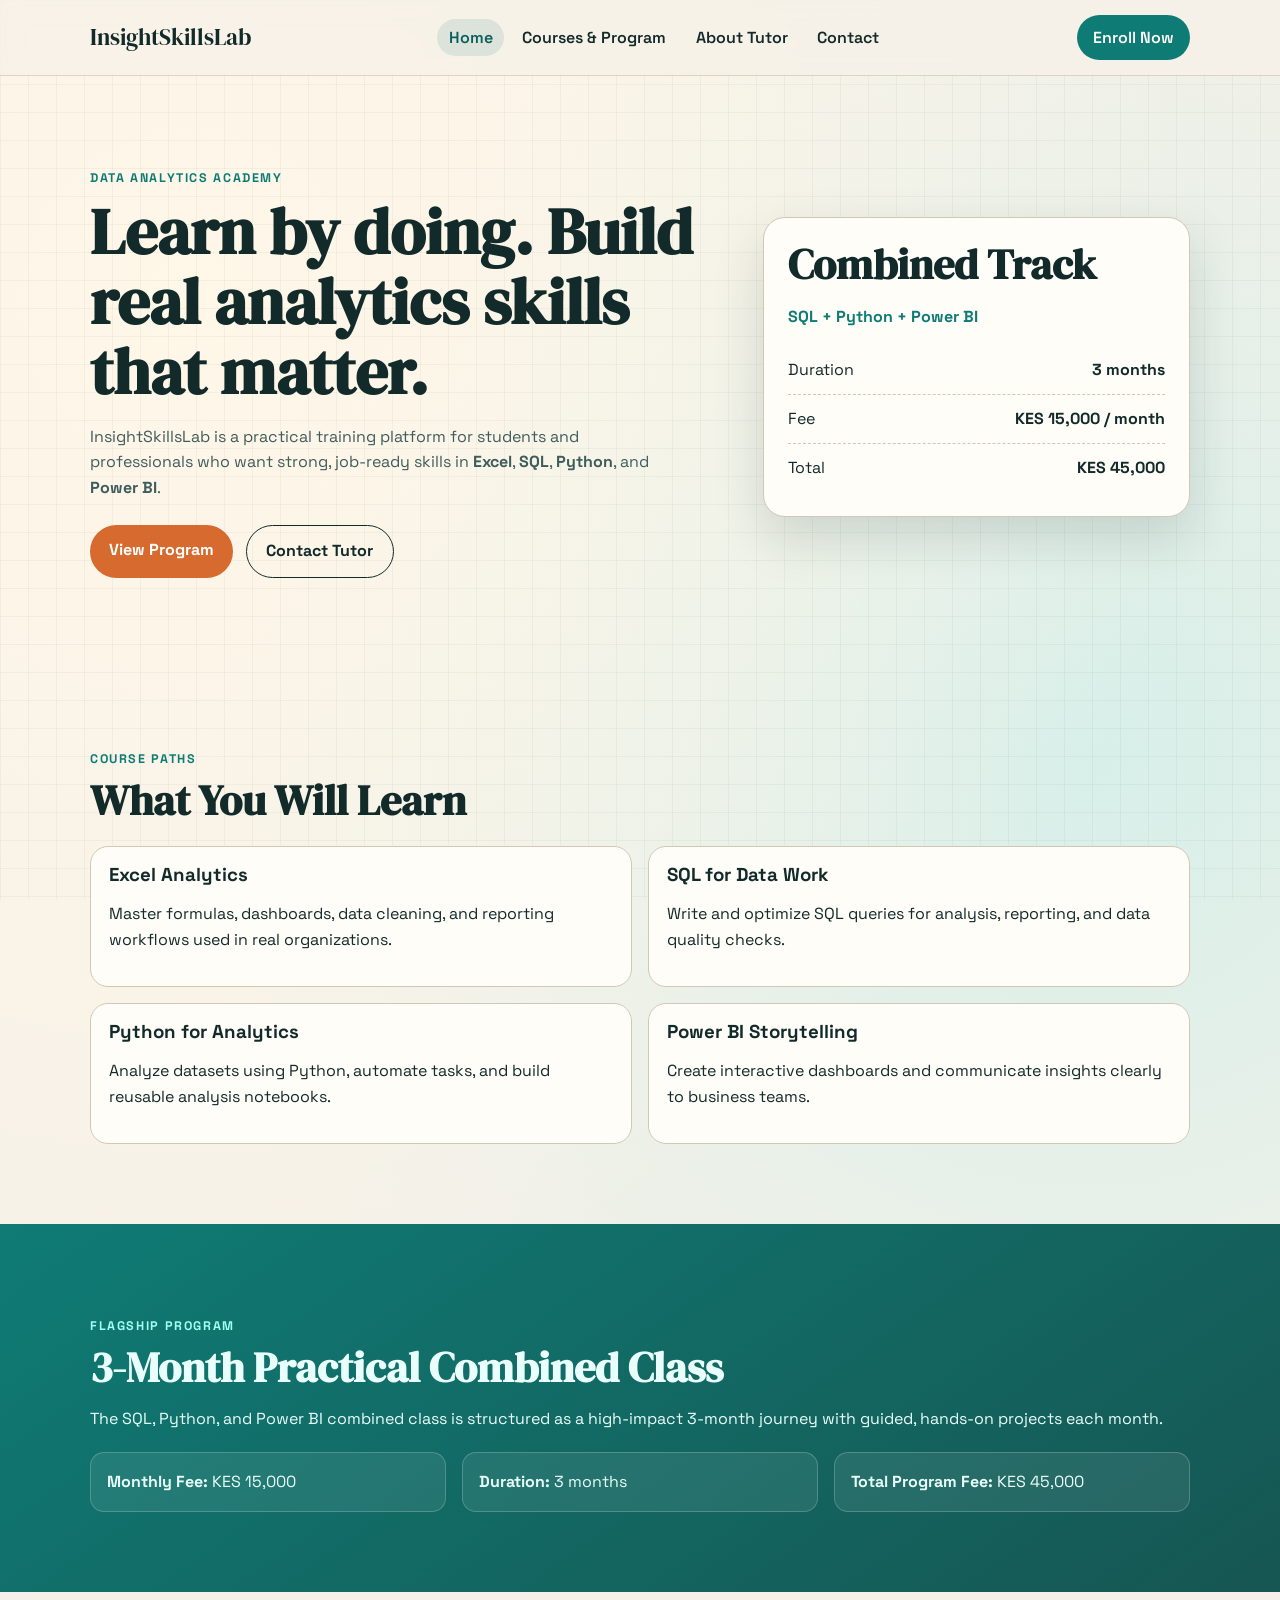
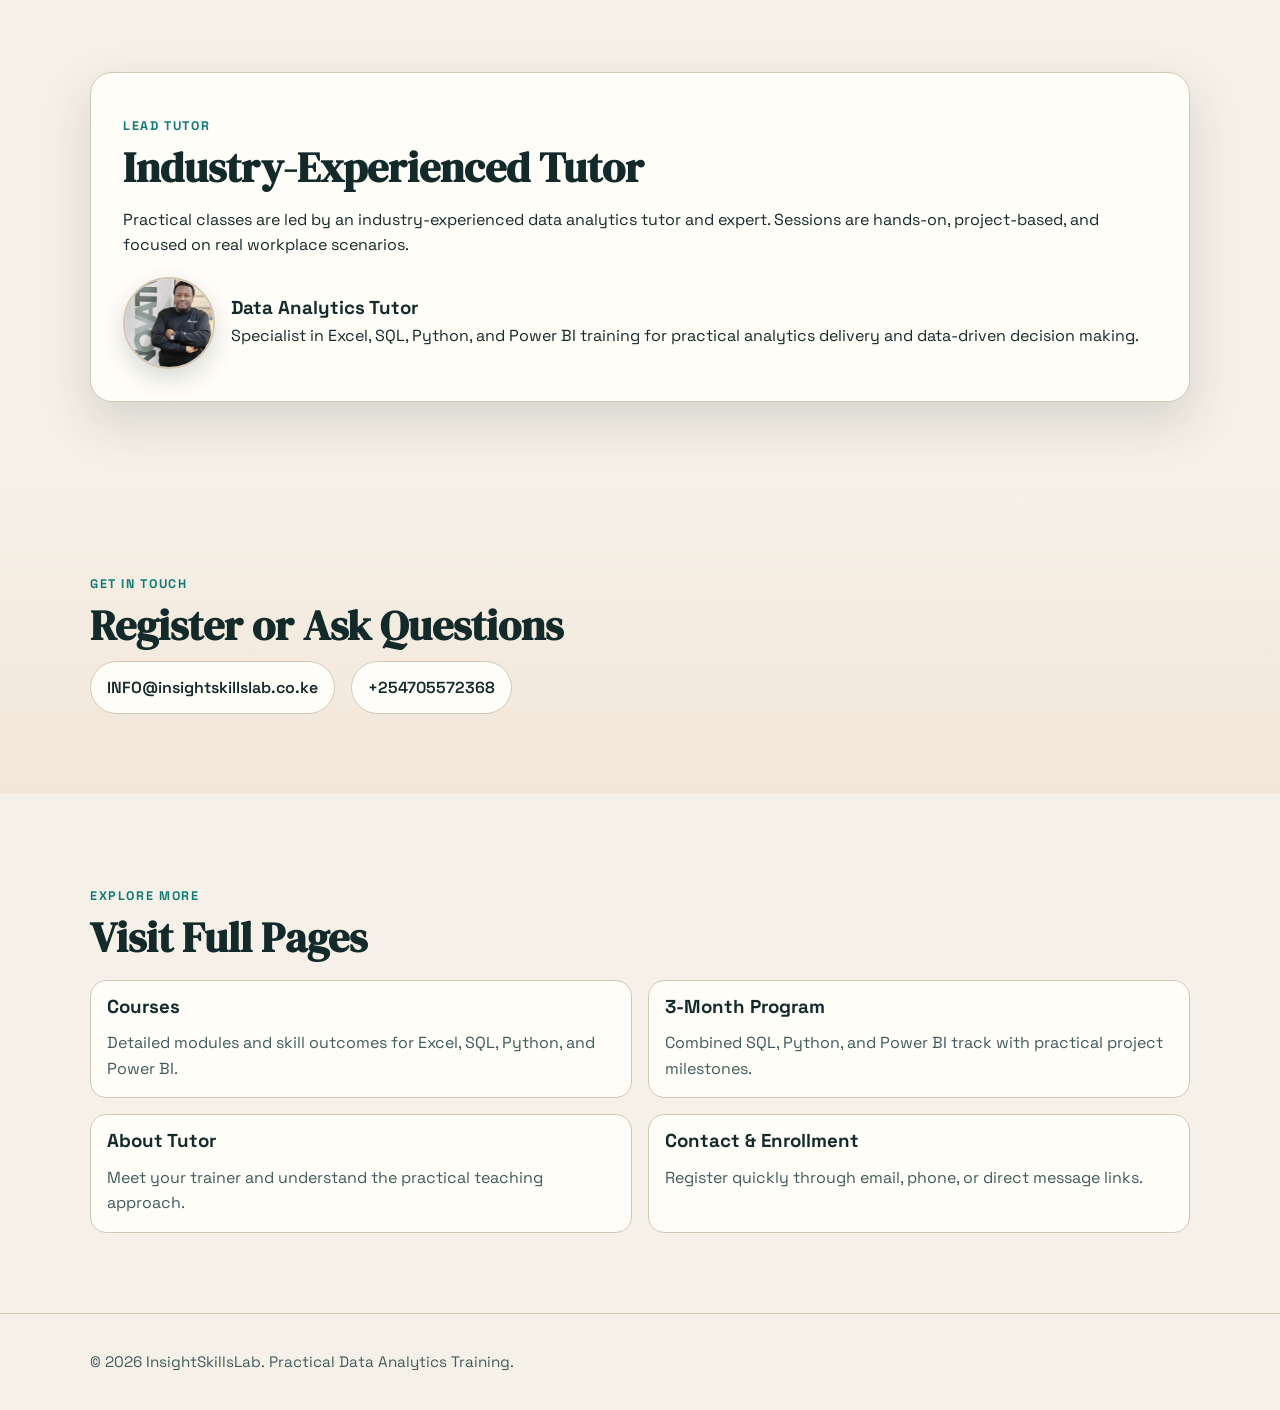
<file: personal/insightskillslab-website/index.html>
<!doctype html>
<html lang="en">
  <head>
    <meta charset="UTF-8" />
    <meta name="viewport" content="width=device-width, initial-scale=1.0" />
    <title>InsightSkillsLab | Practical Data Analytics Training</title>
    <meta
      name="description"
      content="InsightSkillsLab offers practical data analytics classes in Excel, SQL, Python, and Power BI, taught by an industry-experienced tutor."
    />
    <link rel="preconnect" href="https://fonts.googleapis.com" />
    <link rel="preconnect" href="https://fonts.gstatic.com" crossorigin />
    <link
      href="https://fonts.googleapis.com/css2?family=Space+Grotesk:wght@400;500;700&family=DM+Serif+Display:ital@0;1&display=swap"
      rel="stylesheet"
    />
    <link rel="stylesheet" href="styles.css" />
  </head>
  <body>
    <div class="bg-grid"></div>

    <header class="site-header">
      <div class="container nav-wrap">
        <a class="brand" href="index.html">InsightSkillsLab</a>
        <nav class="nav-links" aria-label="Main navigation">
          <a data-nav href="index.html">Home</a>
          <a data-nav href="courses.html">Courses & Program</a>
          <a data-nav href="about.html">About Tutor</a>
          <a data-nav href="contact.html">Contact</a>
        </nav>
        <a class="cta-small" href="contact.html">Enroll Now</a>
      </div>
    </header>

    <main id="top">
      <section class="hero section">
        <div class="container hero-layout">
          <div class="hero-copy reveal">
            <p class="eyebrow">Data Analytics Academy</p>
            <h1>Learn by doing. Build real analytics skills that matter.</h1>
            <p class="hero-text">
              InsightSkillsLab is a practical training platform for students and professionals who want strong,
              job-ready skills in <strong>Excel</strong>, <strong>SQL</strong>, <strong>Python</strong>, and
              <strong>Power BI</strong>.
            </p>
            <div class="hero-actions">
              <a class="btn btn-primary" href="courses.html#program-track">View Program</a>
              <a class="btn btn-outline" href="#contact">Contact Tutor</a>
            </div>
          </div>

          <aside class="hero-card reveal delay-1">
            <h2>Combined Track</h2>
            <p class="track-title">SQL + Python + Power BI</p>
            <ul>
              <li><span>Duration</span><strong>3 months</strong></li>
              <li><span>Fee</span><strong>KES 15,000 / month</strong></li>
              <li><span>Total</span><strong>KES 45,000</strong></li>
            </ul>
          </aside>
        </div>
      </section>

      <section id="courses" class="section">
        <div class="container">
          <div class="section-head reveal">
            <p class="eyebrow">Course Paths</p>
            <h2>What You Will Learn</h2>
          </div>

          <div class="course-grid">
            <article class="course reveal delay-1">
              <h3>Excel Analytics</h3>
              <p>Master formulas, dashboards, data cleaning, and reporting workflows used in real organizations.</p>
            </article>
            <article class="course reveal delay-2">
              <h3>SQL for Data Work</h3>
              <p>Write and optimize SQL queries for analysis, reporting, and data quality checks.</p>
            </article>
            <article class="course reveal delay-3">
              <h3>Python for Analytics</h3>
              <p>Analyze datasets using Python, automate tasks, and build reusable analysis notebooks.</p>
            </article>
            <article class="course reveal delay-4">
              <h3>Power BI Storytelling</h3>
              <p>Create interactive dashboards and communicate insights clearly to business teams.</p>
            </article>
          </div>
        </div>
      </section>

      <section id="program" class="section highlight">
        <div class="container reveal">
          <p class="eyebrow">Flagship Program</p>
          <h2>3-Month Practical Combined Class</h2>
          <p>
            The SQL, Python, and Power BI combined class is structured as a high-impact 3-month journey with guided,
            hands-on projects each month.
          </p>
          <div class="pricing-box">
            <p><strong>Monthly Fee:</strong> KES 15,000</p>
            <p><strong>Duration:</strong> 3 months</p>
            <p><strong>Total Program Fee:</strong> KES 45,000</p>
          </div>
        </div>
      </section>

      <section id="tutor" class="section">
        <div class="container tutor-card reveal">
          <p class="eyebrow">Lead Tutor</p>
          <h2>Industry-Experienced Tutor</h2>
          <p>
            Practical classes are led by an industry-experienced data analytics tutor and expert. Sessions are
            hands-on, project-based, and focused on real workplace scenarios.
          </p>
          <div class="tutor-profile">
            <img class="tutor-avatar" src="assets/images/tutor-arieljumba.png" alt="InsightSkillsLab tutor profile photo" />
            <div>
              <h3>Data Analytics Tutor</h3>
              <p>
                Specialist in Excel, SQL, Python, and Power BI training for practical analytics delivery and
                data-driven decision making.
              </p>
            </div>
          </div>
        </div>
      </section>

      <section id="contact" class="section contact">
        <div class="container reveal">
          <p class="eyebrow">Get In Touch</p>
          <h2>Register or Ask Questions</h2>
          <div class="contact-grid">
            <a href="mailto:INFO@insightskillslab.co.ke">INFO@insightskillslab.co.ke</a>
            <a href="tel:+254705572368">+254705572368</a>
          </div>
        </div>
      </section>

      <section class="section">
        <div class="container reveal">
          <p class="eyebrow">Explore More</p>
          <h2>Visit Full Pages</h2>
          <div class="quick-page-grid">
            <a href="courses.html" class="quick-page-card">
              <h3>Courses</h3>
              <p>Detailed modules and skill outcomes for Excel, SQL, Python, and Power BI.</p>
            </a>
            <a href="courses.html#program-track" class="quick-page-card">
              <h3>3-Month Program</h3>
              <p>Combined SQL, Python, and Power BI track with practical project milestones.</p>
            </a>
            <a href="about.html" class="quick-page-card">
              <h3>About Tutor</h3>
              <p>Meet your trainer and understand the practical teaching approach.</p>
            </a>
            <a href="contact.html" class="quick-page-card">
              <h3>Contact & Enrollment</h3>
              <p>Register quickly through email, phone, or direct message links.</p>
            </a>
          </div>
        </div>
      </section>
    </main>

    <footer class="site-footer">
      <div class="container">
        <p>© <span id="year"></span> InsightSkillsLab. Practical Data Analytics Training.</p>
      </div>
    </footer>

    <script src="script.js"></script>
  </body>
</html>
</file>
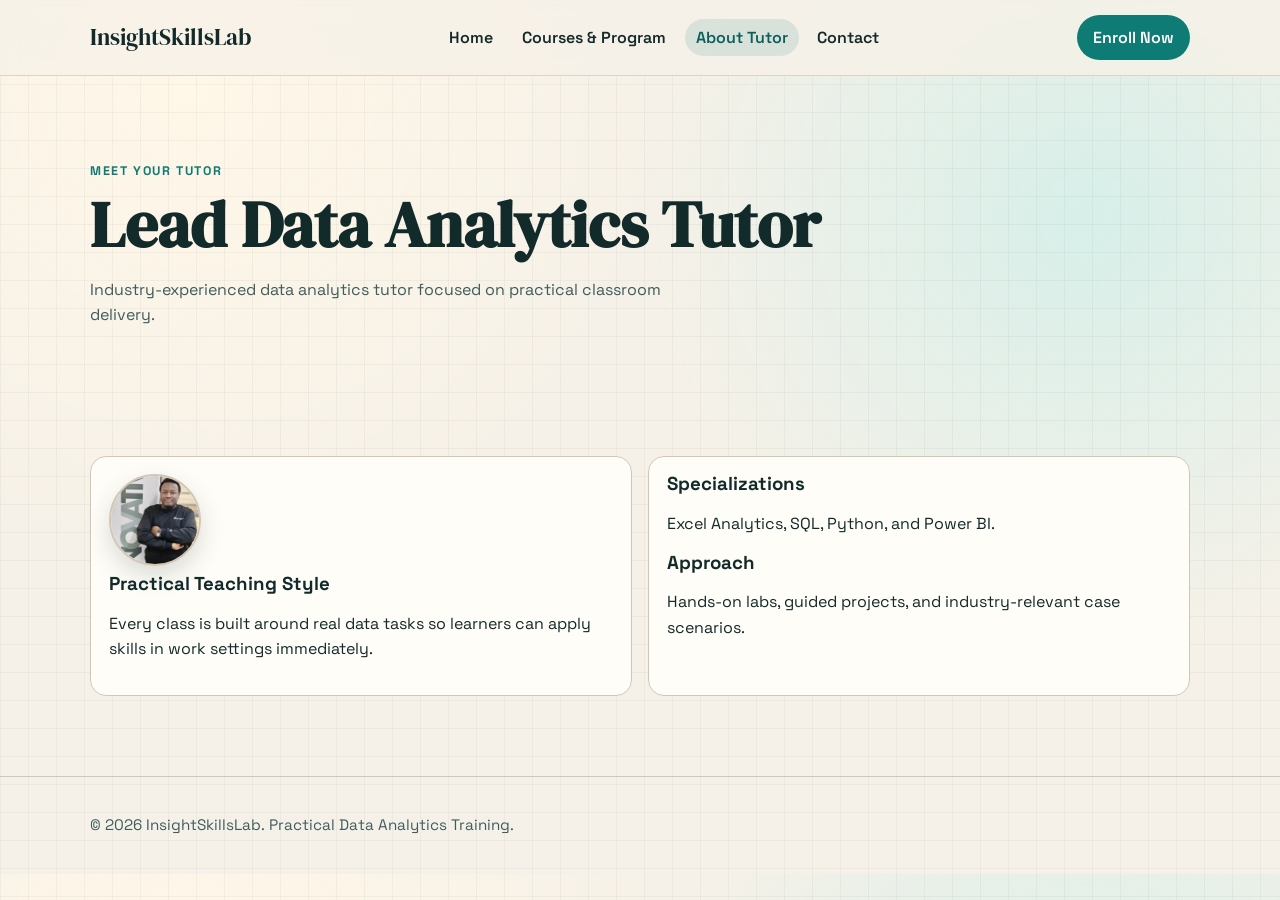
<file: personal/insightskillslab-website/about.html>
<!doctype html>
<html lang="en">
  <head>
    <meta charset="UTF-8" />
    <meta name="viewport" content="width=device-width, initial-scale=1.0" />
    <title>About Tutor | InsightSkillsLab</title>
    <meta name="description" content="Meet an industry-experienced data analytics tutor at InsightSkillsLab." />
    <link rel="preconnect" href="https://fonts.googleapis.com" />
    <link rel="preconnect" href="https://fonts.gstatic.com" crossorigin />
    <link
      href="https://fonts.googleapis.com/css2?family=Space+Grotesk:wght@400;500;700&family=DM+Serif+Display:ital@0;1&display=swap"
      rel="stylesheet"
    />
    <link rel="stylesheet" href="styles.css" />
  </head>
  <body>
    <div class="bg-grid"></div>

    <header class="site-header">
      <div class="container nav-wrap">
        <a class="brand" href="index.html">InsightSkillsLab</a>
        <nav class="nav-links" aria-label="Main navigation">
          <a data-nav href="index.html">Home</a>
          <a data-nav href="courses.html">Courses & Program</a>
          <a data-nav href="about.html">About Tutor</a>
          <a data-nav href="contact.html">Contact</a>
        </nav>
        <a class="cta-small" href="contact.html">Enroll Now</a>
      </div>
    </header>

    <main>
      <section class="page-hero">
        <div class="container reveal">
          <p class="eyebrow">Meet Your Tutor</p>
          <h1>Lead Data Analytics Tutor</h1>
          <p class="hero-text">Industry-experienced data analytics tutor focused on practical classroom delivery.</p>
        </div>
      </section>

      <section class="section">
        <div class="container simple-grid">
          <article class="panel reveal">
            <img class="tutor-avatar" src="assets/images/tutor-arieljumba.png" alt="InsightSkillsLab tutor profile photo" />
            <h3>Practical Teaching Style</h3>
            <p>
              Every class is built around real data tasks so learners can apply skills in work settings immediately.
            </p>
          </article>
          <article class="panel reveal delay-1">
            <h3>Specializations</h3>
            <p>Excel Analytics, SQL, Python, and Power BI.</p>
            <h3>Approach</h3>
            <p>Hands-on labs, guided projects, and industry-relevant case scenarios.</p>
          </article>
        </div>
      </section>
    </main>

    <footer class="site-footer">
      <div class="container">
        <p>© <span id="year"></span> InsightSkillsLab. Practical Data Analytics Training.</p>
      </div>
    </footer>

    <script src="script.js"></script>
  </body>
</html>
</file>
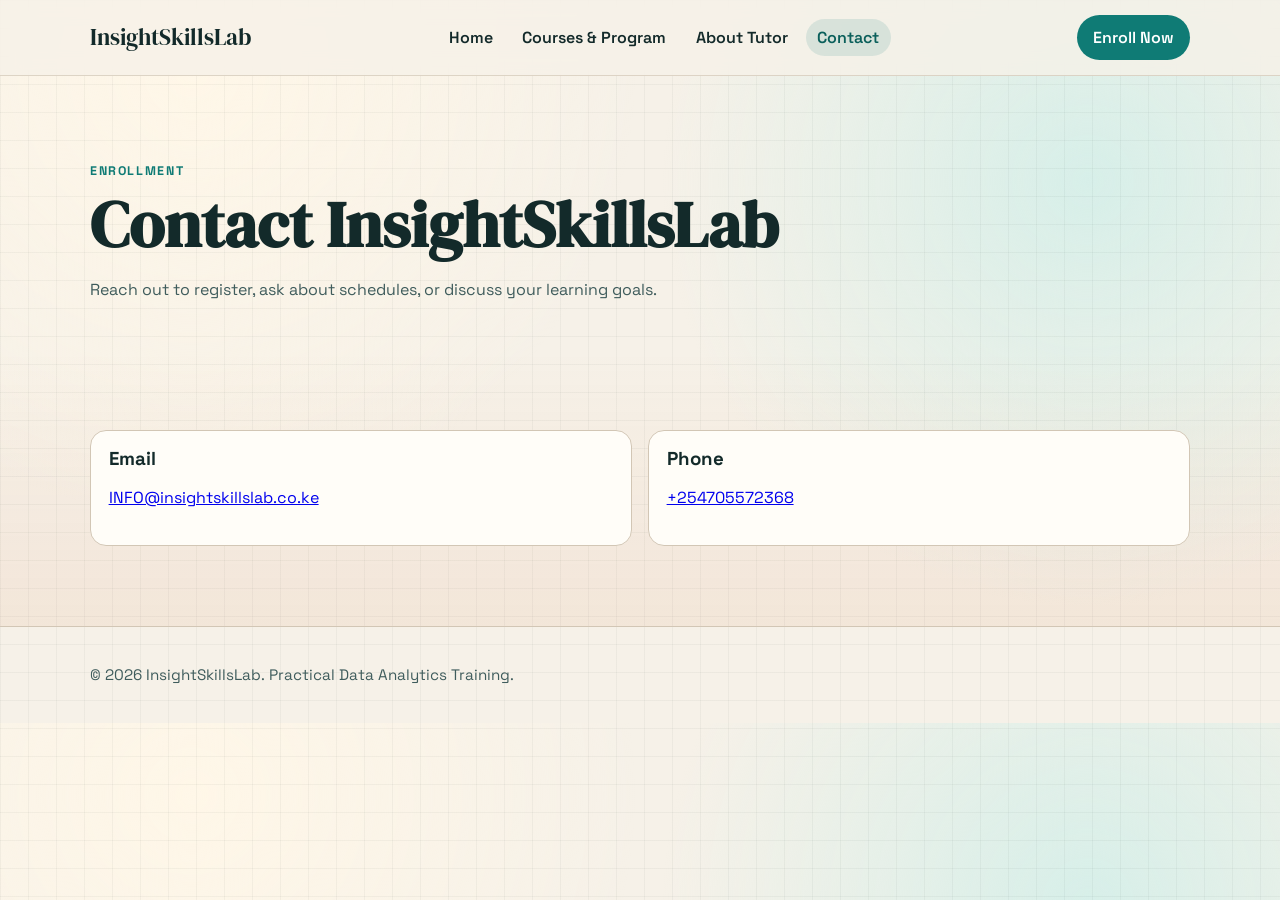
<file: personal/insightskillslab-website/contact.html>
<!doctype html>
<html lang="en">
  <head>
    <meta charset="UTF-8" />
    <meta name="viewport" content="width=device-width, initial-scale=1.0" />
    <title>Contact | InsightSkillsLab</title>
    <meta name="description" content="Contact InsightSkillsLab for enrollment and class information." />
    <link rel="preconnect" href="https://fonts.googleapis.com" />
    <link rel="preconnect" href="https://fonts.gstatic.com" crossorigin />
    <link
      href="https://fonts.googleapis.com/css2?family=Space+Grotesk:wght@400;500;700&family=DM+Serif+Display:ital@0;1&display=swap"
      rel="stylesheet"
    />
    <link rel="stylesheet" href="styles.css" />
  </head>
  <body>
    <div class="bg-grid"></div>

    <header class="site-header">
      <div class="container nav-wrap">
        <a class="brand" href="index.html">InsightSkillsLab</a>
        <nav class="nav-links" aria-label="Main navigation">
          <a data-nav href="index.html">Home</a>
          <a data-nav href="courses.html">Courses & Program</a>
          <a data-nav href="about.html">About Tutor</a>
          <a data-nav href="contact.html">Contact</a>
        </nav>
        <a class="cta-small" href="contact.html">Enroll Now</a>
      </div>
    </header>

    <main>
      <section class="page-hero">
        <div class="container reveal">
          <p class="eyebrow">Enrollment</p>
          <h1>Contact InsightSkillsLab</h1>
          <p class="hero-text">Reach out to register, ask about schedules, or discuss your learning goals.</p>
        </div>
      </section>

      <section class="section contact">
        <div class="container reveal">
          <div class="simple-grid">
            <article class="panel">
              <h3>Email</h3>
              <p><a href="mailto:INFO@insightskillslab.co.ke">INFO@insightskillslab.co.ke</a></p>
            </article>
            <article class="panel">
              <h3>Phone</h3>
              <p><a href="tel:+254705572368">+254705572368</a></p>
            </article>
          </div>
        </div>
      </section>
    </main>

    <footer class="site-footer">
      <div class="container">
        <p>© <span id="year"></span> InsightSkillsLab. Practical Data Analytics Training.</p>
      </div>
    </footer>

    <script src="script.js"></script>
  </body>
</html>
</file>
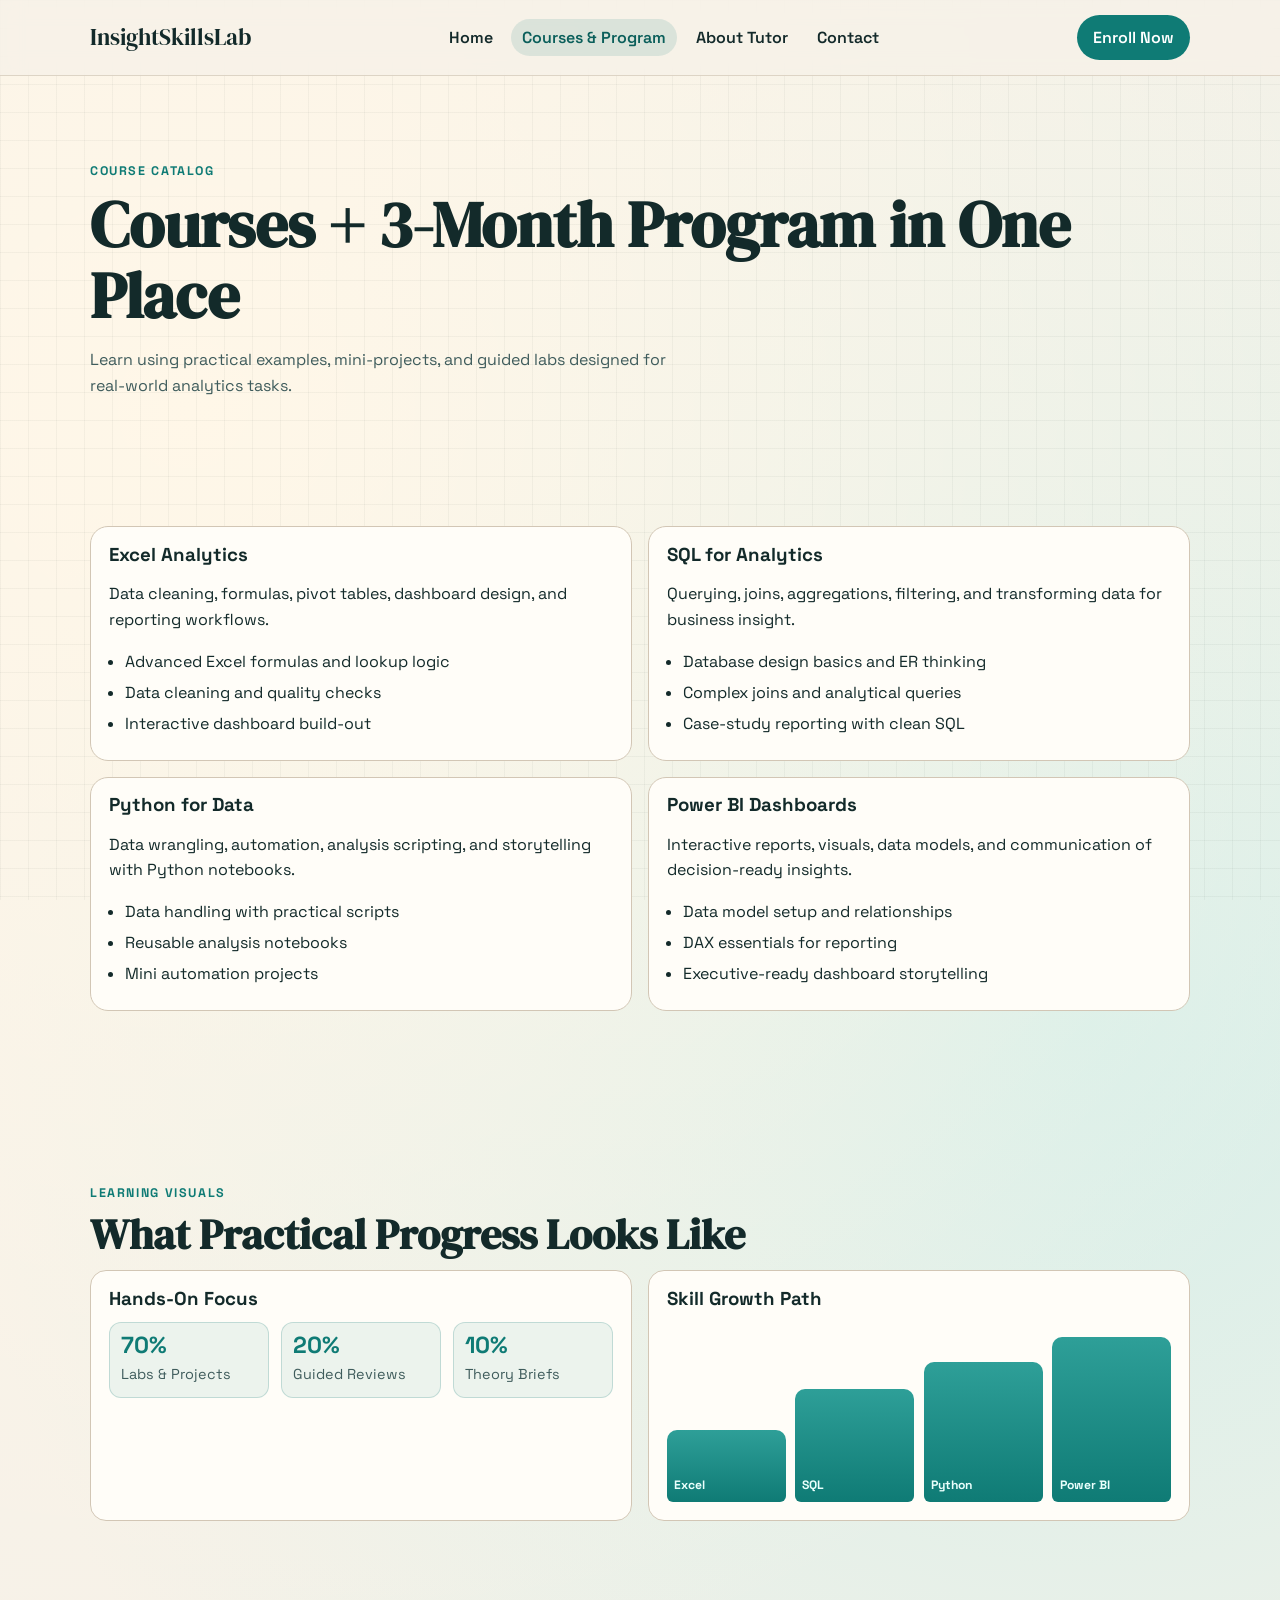
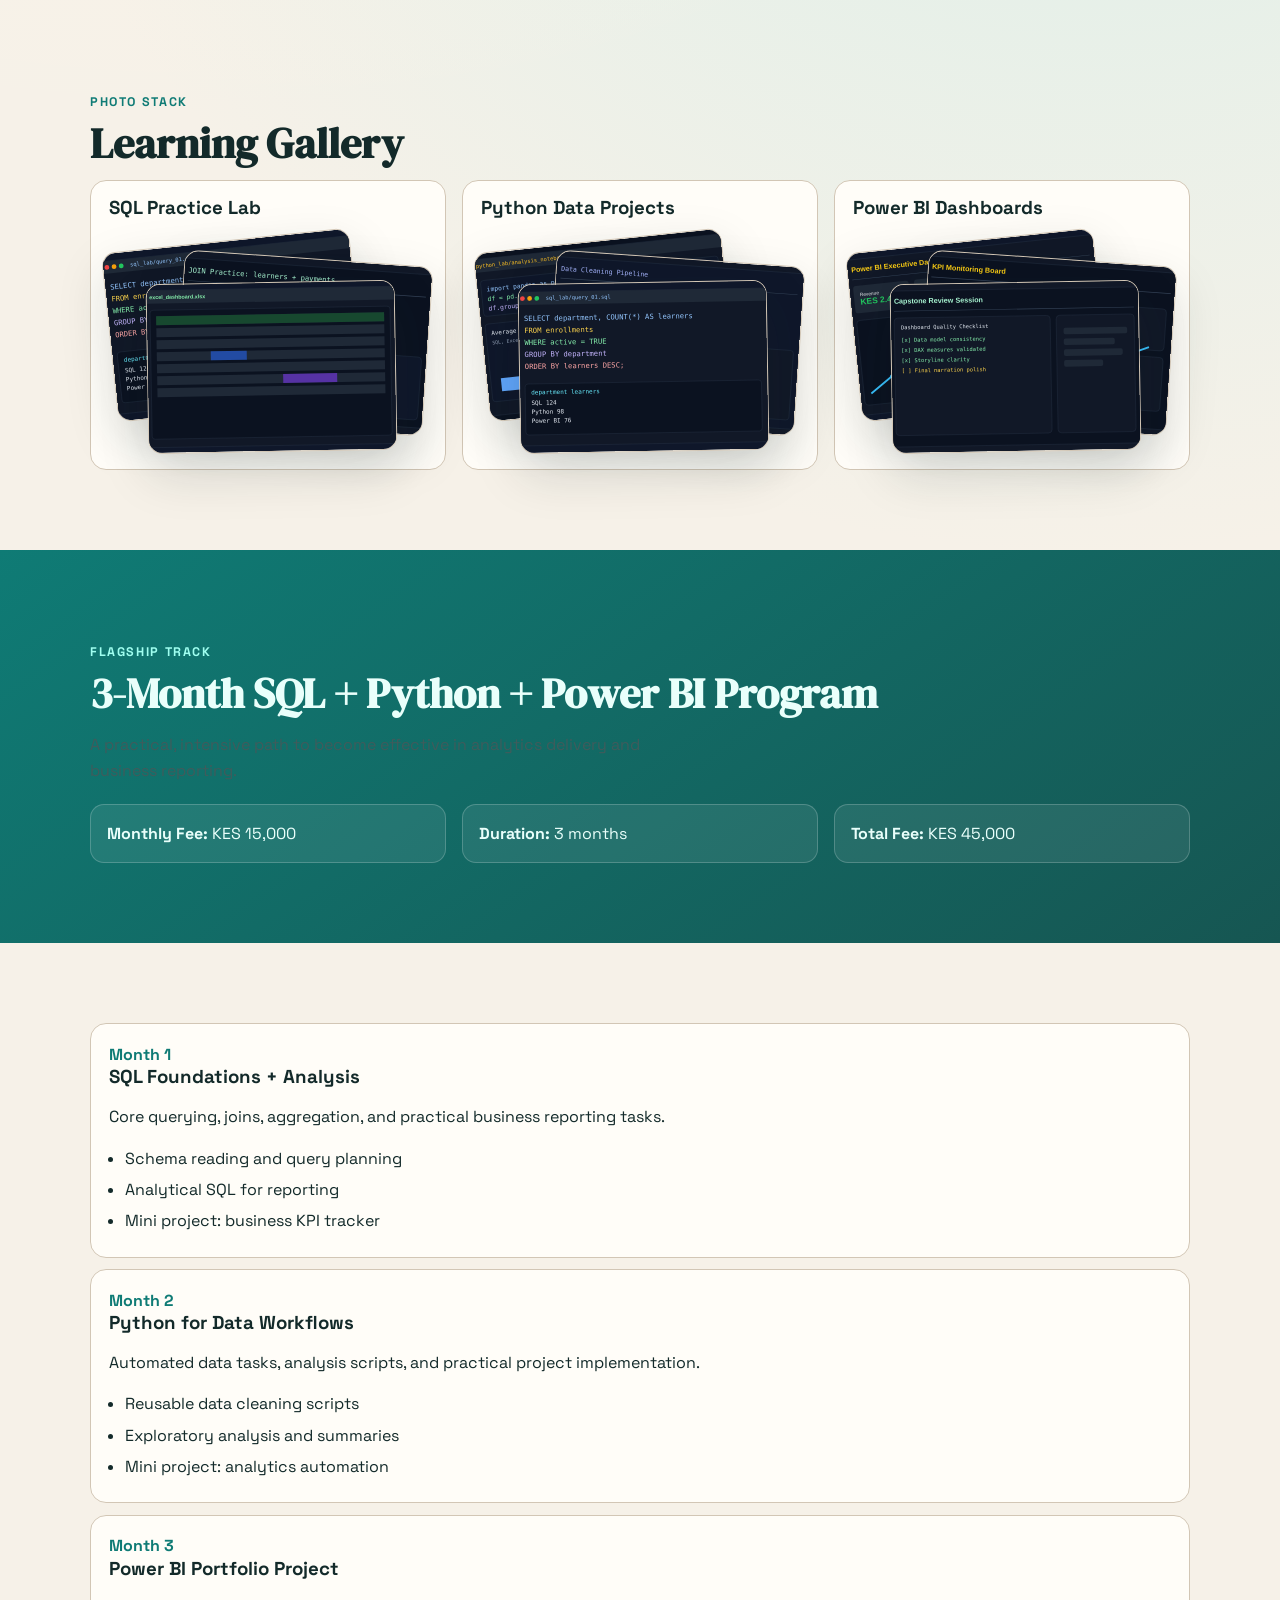
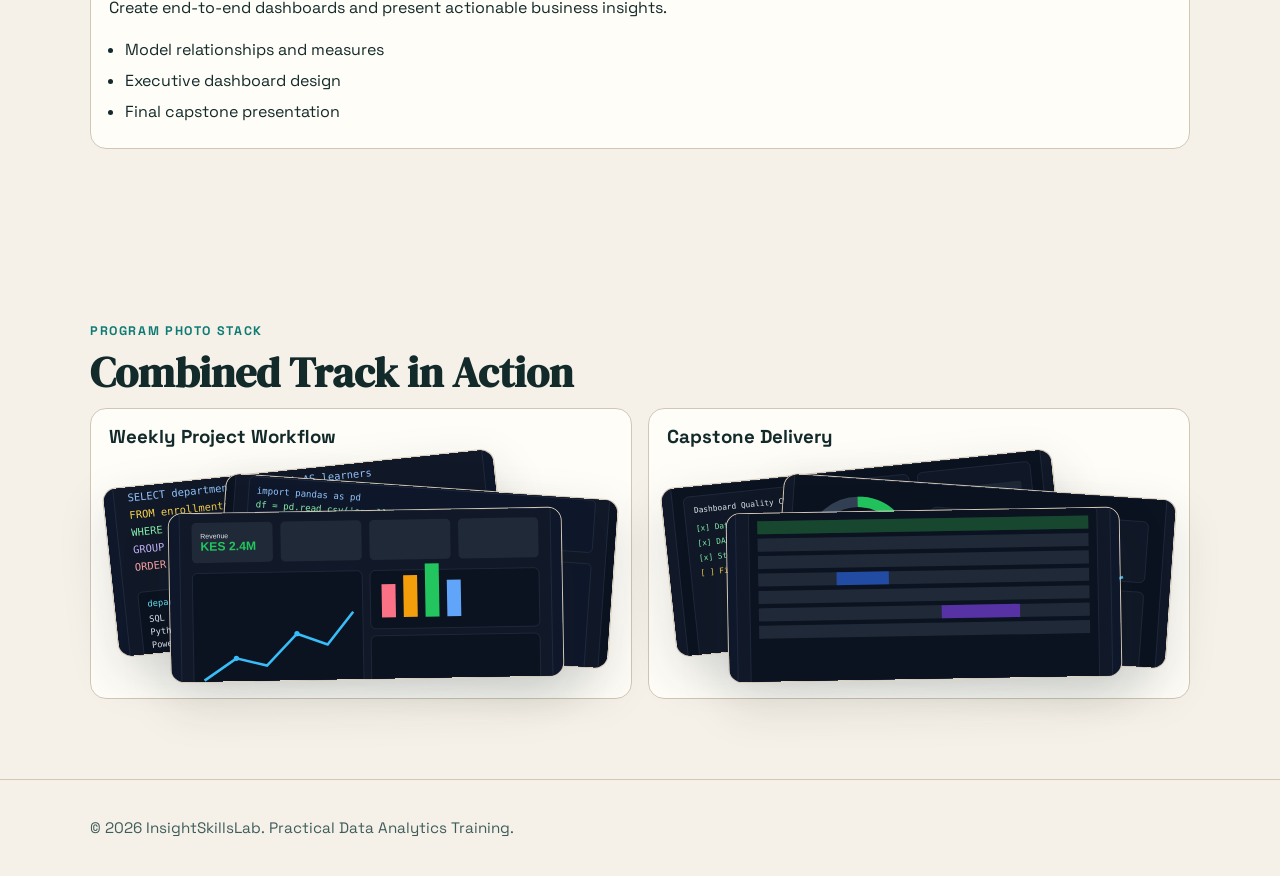
<file: personal/insightskillslab-website/courses.html>
<!doctype html>
<html lang="en">
  <head>
    <meta charset="UTF-8" />
    <meta name="viewport" content="width=device-width, initial-scale=1.0" />
    <title>Courses & Program | InsightSkillsLab</title>
    <meta
      name="description"
      content="Explore all InsightSkillsLab data analytics courses and the 3-month SQL, Python, and Power BI combined program."
    />
    <link rel="preconnect" href="https://fonts.googleapis.com" />
    <link rel="preconnect" href="https://fonts.gstatic.com" crossorigin />
    <link
      href="https://fonts.googleapis.com/css2?family=Space+Grotesk:wght@400;500;700&family=DM+Serif+Display:ital@0;1&display=swap"
      rel="stylesheet"
    />
    <link rel="stylesheet" href="styles.css" />
  </head>
  <body>
    <div class="bg-grid"></div>

    <header class="site-header">
      <div class="container nav-wrap">
        <a class="brand" href="index.html">InsightSkillsLab</a>
        <nav class="nav-links" aria-label="Main navigation">
          <a data-nav href="index.html">Home</a>
          <a data-nav href="courses.html">Courses & Program</a>
          <a data-nav href="about.html">About Tutor</a>
          <a data-nav href="contact.html">Contact</a>
        </nav>
        <a class="cta-small" href="contact.html">Enroll Now</a>
      </div>
    </header>

    <main>
      <section class="page-hero">
        <div class="container reveal">
          <p class="eyebrow">Course Catalog</p>
          <h1>Courses + 3-Month Program in One Place</h1>
          <p class="hero-text">
            Learn using practical examples, mini-projects, and guided labs designed for real-world analytics tasks.
          </p>
        </div>
      </section>

      <section class="section">
        <div class="container course-grid">
          <article class="course reveal">
            <h3>Excel Analytics</h3>
            <p>Data cleaning, formulas, pivot tables, dashboard design, and reporting workflows.</p>
            <ul class="checklist">
              <li>Advanced Excel formulas and lookup logic</li>
              <li>Data cleaning and quality checks</li>
              <li>Interactive dashboard build-out</li>
            </ul>
          </article>
          <article class="course reveal delay-1">
            <h3>SQL for Analytics</h3>
            <p>Querying, joins, aggregations, filtering, and transforming data for business insight.</p>
            <ul class="checklist">
              <li>Database design basics and ER thinking</li>
              <li>Complex joins and analytical queries</li>
              <li>Case-study reporting with clean SQL</li>
            </ul>
          </article>
          <article class="course reveal delay-2">
            <h3>Python for Data</h3>
            <p>Data wrangling, automation, analysis scripting, and storytelling with Python notebooks.</p>
            <ul class="checklist">
              <li>Data handling with practical scripts</li>
              <li>Reusable analysis notebooks</li>
              <li>Mini automation projects</li>
            </ul>
          </article>
          <article class="course reveal delay-3">
            <h3>Power BI Dashboards</h3>
            <p>Interactive reports, visuals, data models, and communication of decision-ready insights.</p>
            <ul class="checklist">
              <li>Data model setup and relationships</li>
              <li>DAX essentials for reporting</li>
              <li>Executive-ready dashboard storytelling</li>
            </ul>
          </article>
        </div>
      </section>

      <section class="section">
        <div class="container reveal">
          <p class="eyebrow">Learning Visuals</p>
          <h2>What Practical Progress Looks Like</h2>
          <div class="simple-grid">
            <article class="panel visual-panel">
              <h3>Hands-On Focus</h3>
              <div class="metric-strip">
                <div>
                  <span>70%</span>
                  <p>Labs & Projects</p>
                </div>
                <div>
                  <span>20%</span>
                  <p>Guided Reviews</p>
                </div>
                <div>
                  <span>10%</span>
                  <p>Theory Briefs</p>
                </div>
              </div>
            </article>
            <article class="panel visual-panel">
              <h3>Skill Growth Path</h3>
              <div class="bar-viz" aria-hidden="true">
                <div class="bar" style="--h: 40%">Excel</div>
                <div class="bar" style="--h: 63%">SQL</div>
                <div class="bar" style="--h: 78%">Python</div>
                <div class="bar" style="--h: 92%">Power BI</div>
              </div>
            </article>
          </div>
        </div>
      </section>

      <section class="section">
        <div class="container reveal">
          <p class="eyebrow">Photo Stack</p>
          <h2>Learning Gallery</h2>
          <div class="photo-stack-grid">
            <article class="panel photo-stack-card">
              <h3>SQL Practice Lab</h3>
              <div class="photo-stack">
                <img src="assets/images/visuals/sql-query-screen.svg" alt="SQL query editor screen" />
                <img src="assets/images/visuals/sql-joins-screen.svg" alt="SQL joins practice screen" />
                <img src="assets/images/visuals/excel-model-screen.svg" alt="SQL results exported to spreadsheet" />
              </div>
            </article>
            <article class="panel photo-stack-card">
              <h3>Python Data Projects</h3>
              <div class="photo-stack">
                <img src="assets/images/visuals/python-notebook-screen.svg" alt="Python notebook analytics screen" />
                <img src="assets/images/visuals/python-cleaning-screen.svg" alt="Python data cleaning screen" />
                <img src="assets/images/visuals/sql-query-screen.svg" alt="Python-driven SQL workflow screen" />
              </div>
            </article>
            <article class="panel photo-stack-card">
              <h3>Power BI Dashboards</h3>
              <div class="photo-stack">
                <img src="assets/images/visuals/powerbi-dashboard-screen.svg" alt="Power BI dashboard screen" />
                <img src="assets/images/visuals/powerbi-kpi-screen.svg" alt="Power BI KPI screen" />
                <img src="assets/images/visuals/capstone-review-screen.svg" alt="Dashboard review screen" />
              </div>
            </article>
          </div>
        </div>
      </section>

      <section id="program-track" class="section highlight">
        <div class="container reveal">
          <p class="eyebrow">Flagship Track</p>
          <h2>3-Month SQL + Python + Power BI Program</h2>
          <p class="hero-text">
            A practical, intensive path to become effective in analytics delivery and business reporting.
          </p>
          <div class="pricing-box">
            <p><strong>Monthly Fee:</strong> KES 15,000</p>
            <p><strong>Duration:</strong> 3 months</p>
            <p><strong>Total Fee:</strong> KES 45,000</p>
          </div>
        </div>
      </section>

      <section class="section">
        <div class="container timeline">
          <article class="panel reveal">
            <strong>Month 1</strong>
            <h3>SQL Foundations + Analysis</h3>
            <p>Core querying, joins, aggregation, and practical business reporting tasks.</p>
            <ul class="checklist">
              <li>Schema reading and query planning</li>
              <li>Analytical SQL for reporting</li>
              <li>Mini project: business KPI tracker</li>
            </ul>
          </article>
          <article class="panel reveal delay-1">
            <strong>Month 2</strong>
            <h3>Python for Data Workflows</h3>
            <p>Automated data tasks, analysis scripts, and practical project implementation.</p>
            <ul class="checklist">
              <li>Reusable data cleaning scripts</li>
              <li>Exploratory analysis and summaries</li>
              <li>Mini project: analytics automation</li>
            </ul>
          </article>
          <article class="panel reveal delay-2">
            <strong>Month 3</strong>
            <h3>Power BI Portfolio Project</h3>
            <p>Create end-to-end dashboards and present actionable business insights.</p>
            <ul class="checklist">
              <li>Model relationships and measures</li>
              <li>Executive dashboard design</li>
              <li>Final capstone presentation</li>
            </ul>
          </article>
        </div>
      </section>

      <section class="section">
        <div class="container reveal">
          <p class="eyebrow">Program Photo Stack</p>
          <h2>Combined Track in Action</h2>
          <div class="photo-stack-grid two-col">
            <article class="panel photo-stack-card">
              <h3>Weekly Project Workflow</h3>
              <div class="photo-stack">
                <img src="assets/images/visuals/sql-query-screen.svg" alt="Program week SQL sprint screen" />
                <img src="assets/images/visuals/python-notebook-screen.svg" alt="Program week Python sprint screen" />
                <img src="assets/images/visuals/powerbi-dashboard-screen.svg" alt="Program week dashboard sprint screen" />
              </div>
            </article>
            <article class="panel photo-stack-card">
              <h3>Capstone Delivery</h3>
              <div class="photo-stack">
                <img src="assets/images/visuals/capstone-review-screen.svg" alt="Capstone review checklist screen" />
                <img src="assets/images/visuals/powerbi-kpi-screen.svg" alt="Final KPI presentation screen" />
                <img src="assets/images/visuals/excel-model-screen.svg" alt="Final data model handover screen" />
              </div>
            </article>
          </div>
        </div>
      </section>
    </main>

    <footer class="site-footer">
      <div class="container">
        <p>© <span id="year"></span> InsightSkillsLab. Practical Data Analytics Training.</p>
      </div>
    </footer>

    <script src="script.js"></script>
  </body>
</html>
</file>
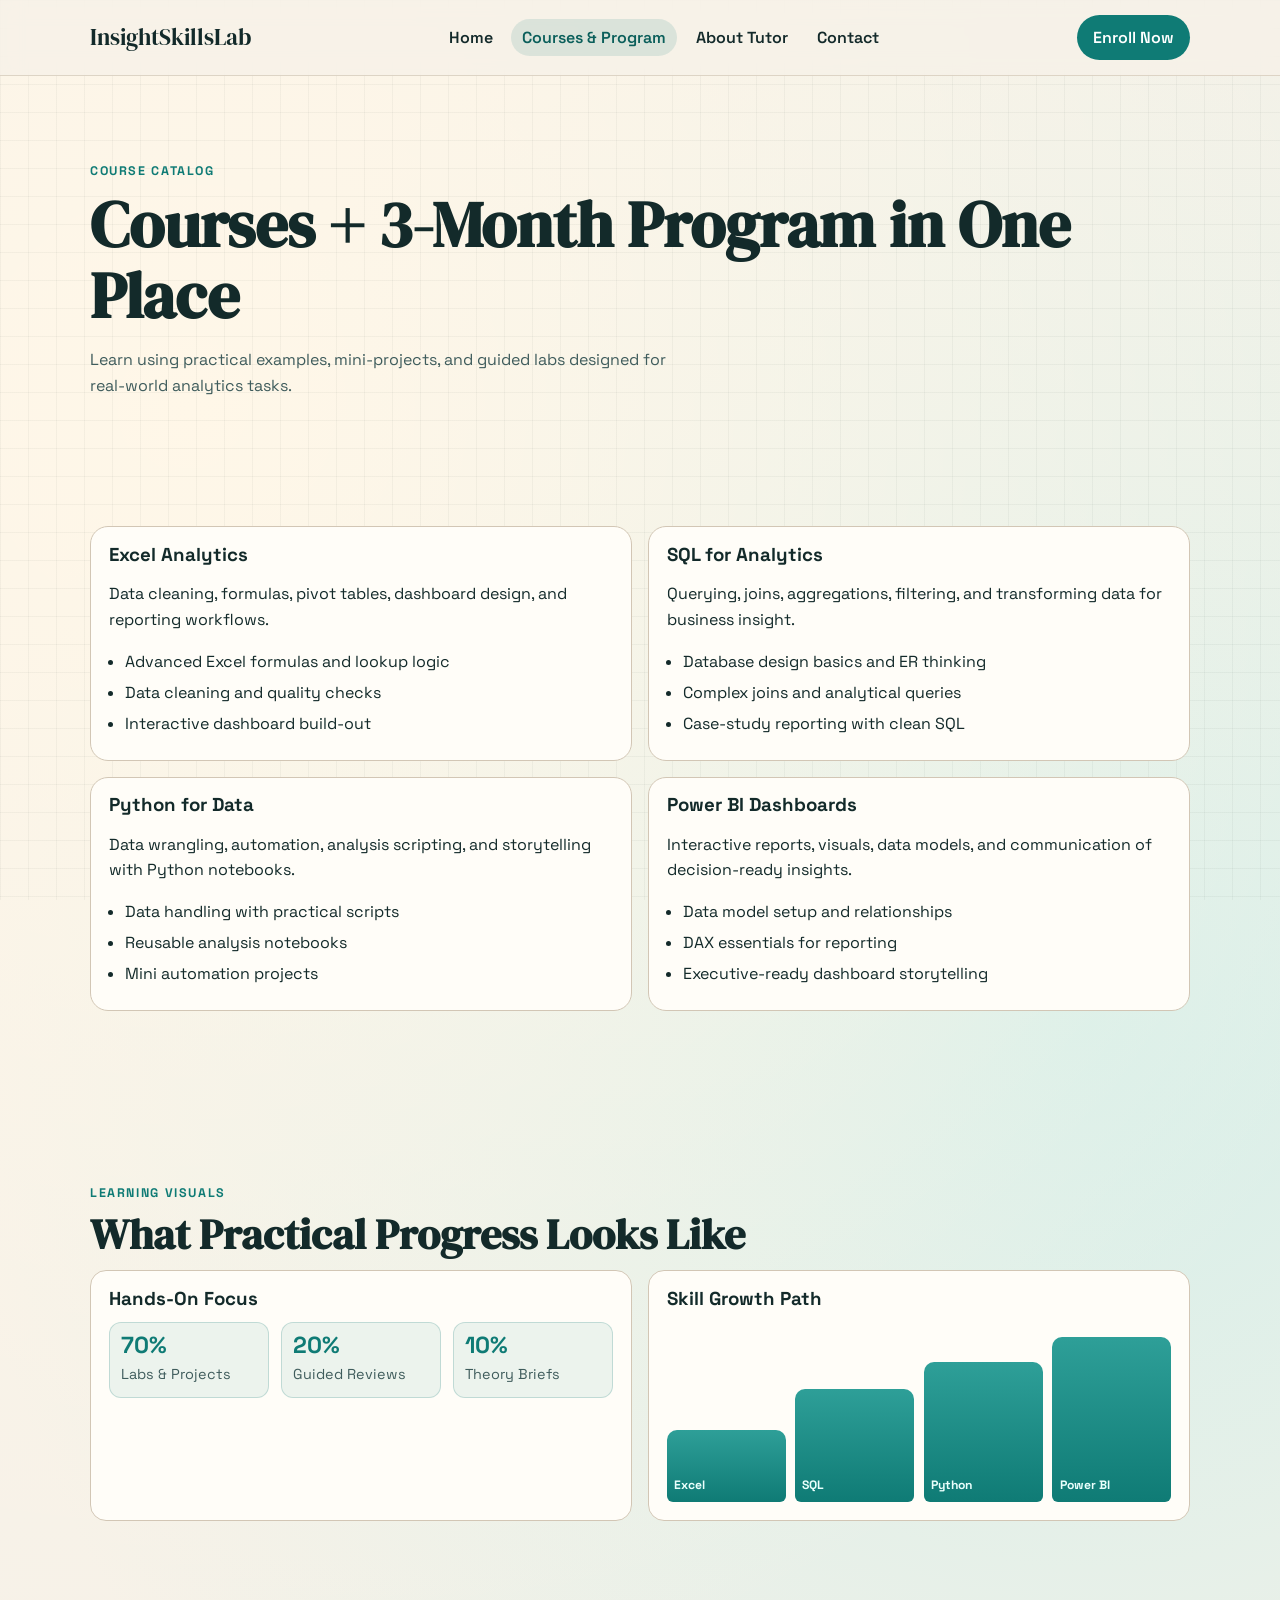
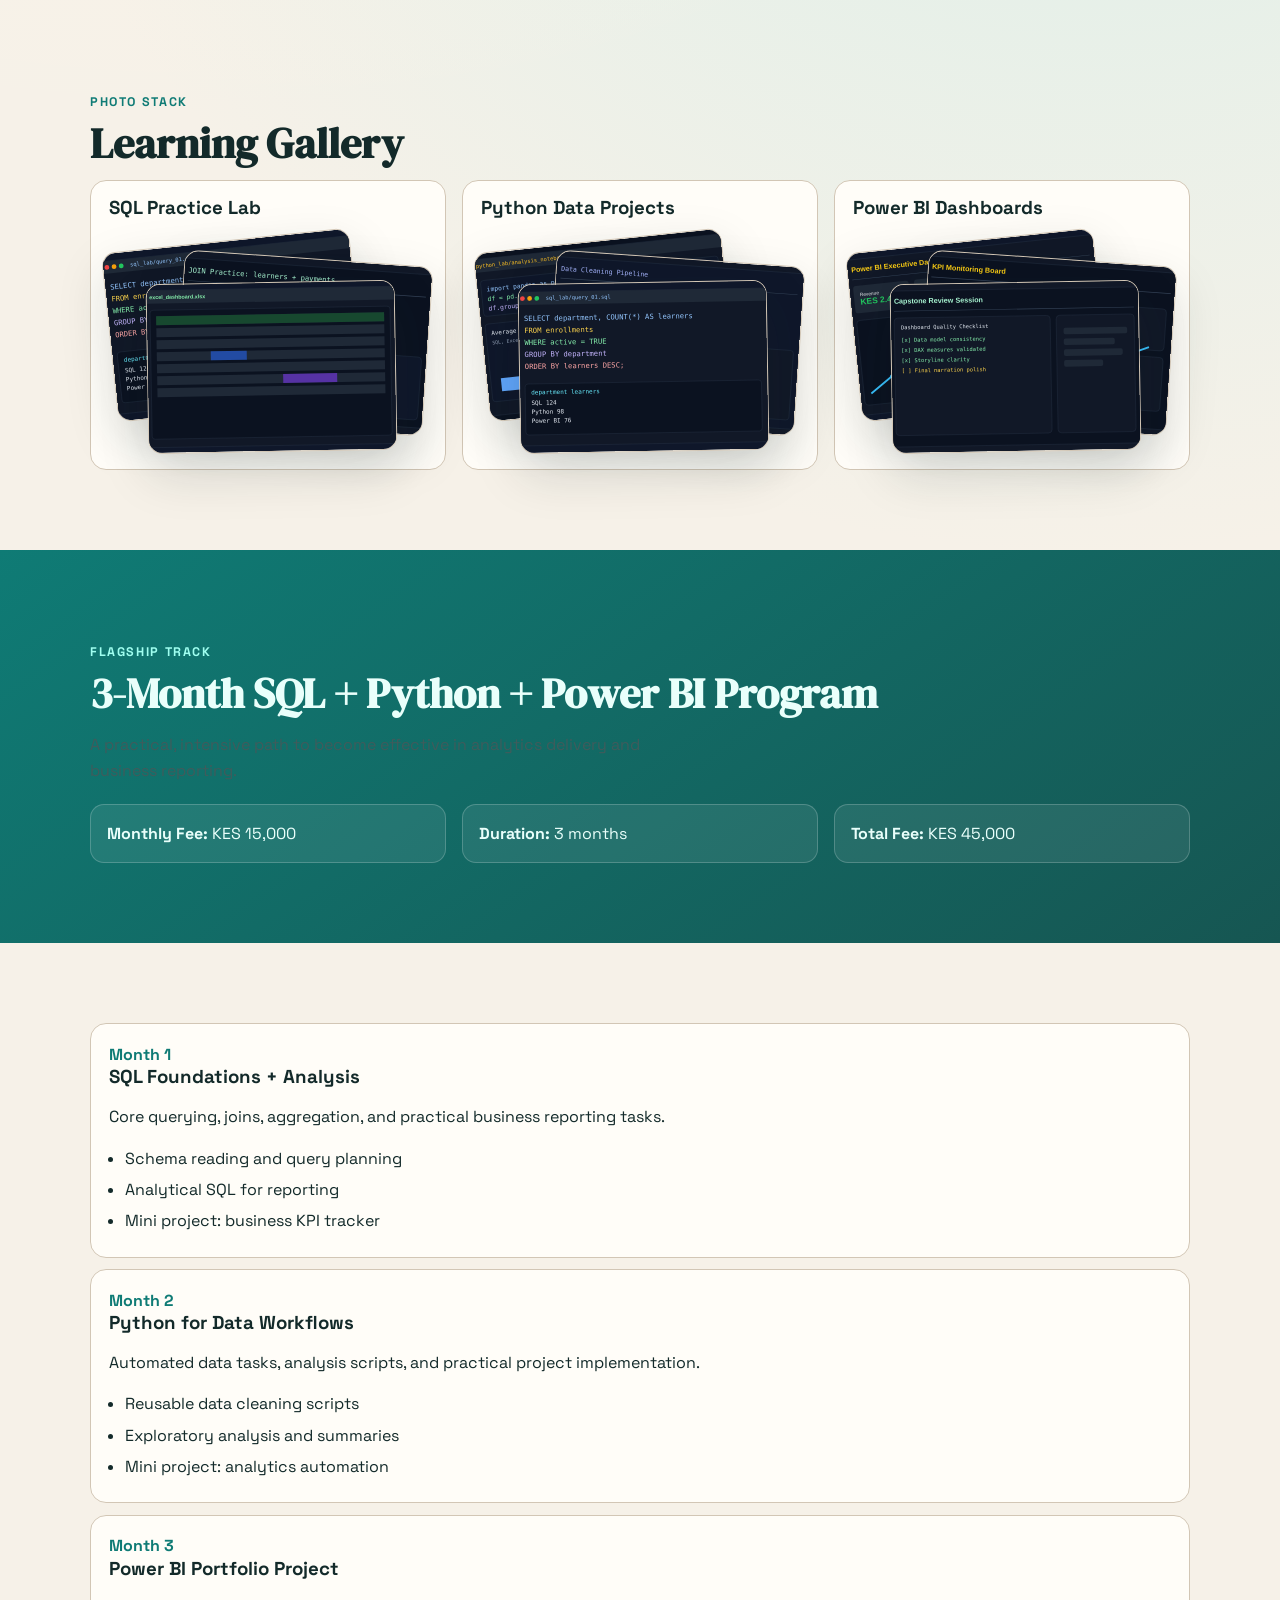
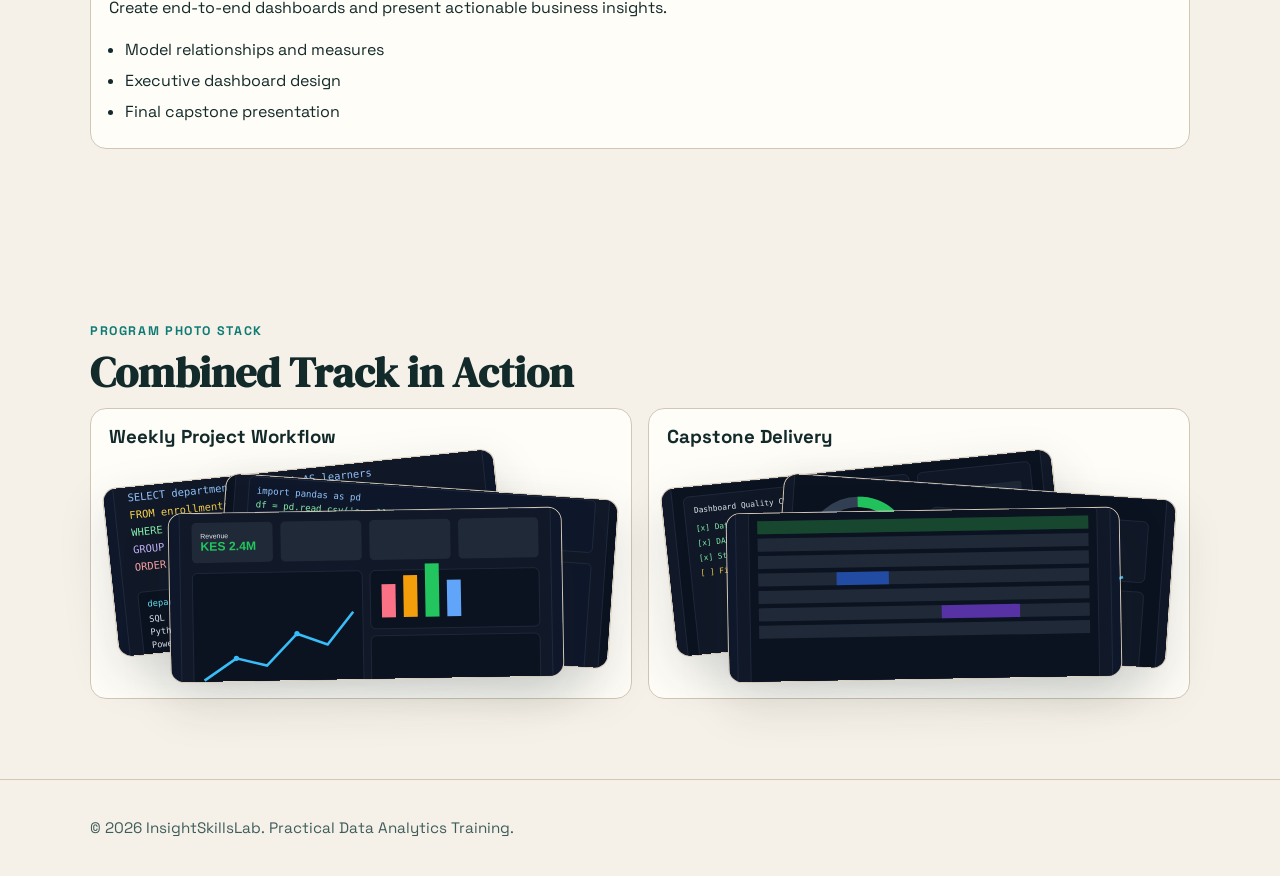
<file: personal/insightskillslab-website/program.html>
<!doctype html>
<html lang="en">
  <head>
    <meta charset="UTF-8" />
    <meta http-equiv="refresh" content="0; url=courses.html#program-track" />
    <meta name="viewport" content="width=device-width, initial-scale=1.0" />
    <title>Redirecting...</title>
    <script>
      window.location.replace('courses.html#program-track');
    </script>
  </head>
  <body>
    <p>Redirecting to the combined Courses & Program page...</p>
  </body>
</html>
</file>
<file: personal/insightskillslab-website/styles.css>
:root {
  --bg: #f6f1e8;
  --ink: #132a2a;
  --muted: #3f5c5c;
  --card: #fffdf8;
  --line: #d2c6b5;
  --accent: #d66a2f;
  --accent-2: #0f7b75;
  --shadow: 0 20px 50px rgba(19, 42, 42, 0.15);
}

* {
  box-sizing: border-box;
}

html,
body {
  margin: 0;
  padding: 0;
}

body {
  font-family: "Space Grotesk", sans-serif;
  background: radial-gradient(circle at 15% 10%, #fff7e8 0%, transparent 35%),
    radial-gradient(circle at 85% 25%, #d7efe9 0%, transparent 35%),
    var(--bg);
  color: var(--ink);
  line-height: 1.6;
}

.bg-grid {
  position: fixed;
  inset: 0;
  background-image: linear-gradient(to right, rgba(19, 42, 42, 0.04) 1px, transparent 1px),
    linear-gradient(to bottom, rgba(19, 42, 42, 0.04) 1px, transparent 1px);
  background-size: 28px 28px;
  pointer-events: none;
  z-index: -1;
}

.container {
  width: min(1100px, 92%);
  margin: 0 auto;
}

.section {
  padding: 5rem 0;
}

.site-header {
  position: sticky;
  top: 0;
  backdrop-filter: blur(10px);
  background: rgba(246, 241, 232, 0.78);
  border-bottom: 1px solid rgba(210, 198, 181, 0.7);
  z-index: 5;
}

.nav-wrap {
  display: flex;
  justify-content: space-between;
  align-items: center;
  gap: 1rem;
  padding: 0.95rem 0;
}

.brand {
  text-decoration: none;
  font-family: "DM Serif Display", serif;
  color: var(--ink);
  font-size: 1.45rem;
}

.cta-small {
  text-decoration: none;
  color: #fff;
  background: var(--accent-2);
  padding: 0.6rem 1rem;
  border-radius: 999px;
  font-weight: 600;
}

.nav-links {
  display: flex;
  align-items: center;
  gap: 0.45rem;
  flex-wrap: wrap;
}

.nav-links a {
  text-decoration: none;
  color: var(--ink);
  font-weight: 600;
  padding: 0.38rem 0.7rem;
  border-radius: 999px;
}

.nav-links a:hover,
.nav-links a.is-active {
  background: rgba(15, 123, 117, 0.12);
  color: #0b5f5b;
}

.hero-layout {
  display: grid;
  grid-template-columns: 1.2fr 0.8fr;
  gap: 2rem;
  align-items: center;
}

.eyebrow {
  text-transform: uppercase;
  letter-spacing: 0.13em;
  font-size: 0.78rem;
  font-weight: 700;
  color: var(--accent-2);
  margin-bottom: 0.5rem;
}

h1,
h2,
h3 {
  line-height: 1.1;
  margin: 0 0 0.8rem;
}

h1,
h2 {
  font-family: "DM Serif Display", serif;
}

h1 {
  font-size: clamp(2.1rem, 6vw, 4rem);
}

h2 {
  font-size: clamp(1.6rem, 4vw, 2.6rem);
}

.hero-text {
  max-width: 58ch;
  color: var(--muted);
}

.hero-actions {
  display: flex;
  gap: 0.8rem;
  margin-top: 1.5rem;
  flex-wrap: wrap;
}

.btn {
  text-decoration: none;
  font-weight: 700;
  border-radius: 999px;
  padding: 0.8rem 1.2rem;
  transition: transform 0.2s ease;
}

.btn:hover {
  transform: translateY(-2px);
}

.btn-primary {
  color: #fff;
  background: var(--accent);
}

.btn-outline {
  color: var(--ink);
  border: 1px solid var(--ink);
}

.hero-card {
  background: var(--card);
  border: 1px solid var(--line);
  border-radius: 22px;
  padding: 1.5rem;
  box-shadow: var(--shadow);
}

.track-title {
  color: var(--accent-2);
  font-weight: 700;
}

.hero-card ul {
  list-style: none;
  padding: 0;
  margin: 1rem 0 0;
}

.hero-card li {
  display: flex;
  justify-content: space-between;
  padding: 0.7rem 0;
  border-bottom: 1px dashed var(--line);
}

.hero-card li:last-child {
  border-bottom: 0;
}

.section-head {
  margin-bottom: 1.4rem;
}

.course-grid {
  display: grid;
  grid-template-columns: repeat(2, minmax(0, 1fr));
  gap: 1rem;
}

.course {
  background: var(--card);
  border: 1px solid var(--line);
  border-radius: 18px;
  padding: 1.1rem;
  transition: transform 0.25s ease, box-shadow 0.25s ease;
}

.course:hover {
  transform: translateY(-4px);
  box-shadow: var(--shadow);
}

.highlight {
  background: linear-gradient(145deg, #0f7b75, #165652);
  color: #e9fffb;
}

.highlight .eyebrow {
  color: #a0fff0;
}

.pricing-box {
  display: grid;
  grid-template-columns: repeat(3, minmax(0, 1fr));
  gap: 1rem;
  margin-top: 1.25rem;
}

.pricing-box p {
  margin: 0;
  background: rgba(255, 255, 255, 0.08);
  border: 1px solid rgba(255, 255, 255, 0.2);
  border-radius: 14px;
  padding: 1rem;
}

.tutor-card {
  background: var(--card);
  border: 1px solid var(--line);
  border-radius: 22px;
  box-shadow: var(--shadow);
  padding: 2rem;
}

.tutor-profile {
  margin-top: 1.2rem;
  display: flex;
  gap: 1rem;
  align-items: center;
}

.tutor-avatar {
  width: 92px;
  height: 92px;
  border-radius: 50%;
  object-fit: cover;
  border: 2px solid var(--line);
  box-shadow: 0 10px 24px rgba(19, 42, 42, 0.16);
}

.tutor-profile h3 {
  margin: 0 0 0.25rem;
}

.tutor-profile p {
  margin: 0;
}

.contact {
  background: linear-gradient(180deg, transparent, rgba(214, 106, 47, 0.08));
}

.contact-grid {
  display: flex;
  flex-wrap: wrap;
  gap: 1rem;
}

.contact-grid a {
  text-decoration: none;
  color: var(--ink);
  background: var(--card);
  border: 1px solid var(--line);
  padding: 0.8rem 1rem;
  border-radius: 999px;
  font-weight: 600;
}

.quick-page-grid {
  margin-top: 1.2rem;
  display: grid;
  grid-template-columns: repeat(2, minmax(0, 1fr));
  gap: 1rem;
}

.quick-page-card {
  text-decoration: none;
  color: var(--ink);
  background: var(--card);
  border: 1px solid var(--line);
  border-radius: 16px;
  padding: 1rem;
  transition: transform 0.2s ease, box-shadow 0.2s ease;
}

.quick-page-card:hover {
  transform: translateY(-3px);
  box-shadow: var(--shadow);
}

.quick-page-card p {
  margin: 0;
  color: var(--muted);
}

.checklist {
  margin: 0.8rem 0 0;
  padding-left: 1rem;
}

.checklist li {
  margin: 0.35rem 0;
}

.visual-panel {
  overflow: hidden;
}

.metric-strip {
  display: grid;
  grid-template-columns: repeat(3, minmax(0, 1fr));
  gap: 0.7rem;
  margin-top: 0.8rem;
}

.metric-strip div {
  background: rgba(15, 123, 117, 0.08);
  border: 1px solid rgba(15, 123, 117, 0.2);
  border-radius: 12px;
  padding: 0.7rem;
}

.metric-strip span {
  display: block;
  font-size: 1.45rem;
  font-weight: 700;
  color: var(--accent-2);
  line-height: 1;
}

.metric-strip p {
  margin: 0.35rem 0 0;
  font-size: 0.9rem;
  color: var(--muted);
}

.bar-viz {
  margin-top: 0.8rem;
  display: grid;
  grid-template-columns: repeat(4, minmax(0, 1fr));
  gap: 0.6rem;
  align-items: end;
  min-height: 180px;
}

.bar {
  height: var(--h);
  background: linear-gradient(180deg, #2e9f98, #0f7b75);
  border-radius: 10px 10px 6px 6px;
  color: #eafffc;
  padding: 0.45rem;
  font-size: 0.76rem;
  font-weight: 700;
  display: flex;
  align-items: flex-end;
}

.video-grid {
  display: grid;
  grid-template-columns: repeat(3, minmax(0, 1fr));
  gap: 1rem;
}

.video-card video {
  width: 100%;
  border-radius: 12px;
  border: 1px solid var(--line);
  margin-bottom: 0.65rem;
  background: #111;
}

.video-card p {
  margin: 0;
  color: var(--muted);
}

.photo-stack-grid {
  display: grid;
  grid-template-columns: repeat(3, minmax(0, 1fr));
  gap: 1rem;
}

.photo-stack-grid.two-col {
  grid-template-columns: repeat(2, minmax(0, 1fr));
}

.photo-stack-card h3 {
  margin-bottom: 0.8rem;
}

.photo-stack {
  position: relative;
  min-height: 220px;
}

.photo-stack img {
  position: absolute;
  width: 78%;
  height: 170px;
  object-fit: cover;
  border-radius: 14px;
  border: 1px solid var(--line);
  box-shadow: var(--shadow);
}

.photo-stack img:nth-child(1) {
  top: 8px;
  left: 0;
  transform: rotate(-6deg);
}

.photo-stack img:nth-child(2) {
  top: 26px;
  right: 0;
  transform: rotate(4deg);
}

.photo-stack img:nth-child(3) {
  bottom: 0;
  left: 12%;
  transform: rotate(-1deg);
}

.page-hero {
  padding: 4.6rem 0 2rem;
}

.simple-grid {
  display: grid;
  grid-template-columns: repeat(2, minmax(0, 1fr));
  gap: 1rem;
}

.panel {
  background: var(--card);
  border: 1px solid var(--line);
  border-radius: 16px;
  padding: 1.1rem;
}

.timeline {
  display: grid;
  gap: 0.7rem;
}

.timeline .panel strong {
  color: var(--accent-2);
}

.site-footer {
  border-top: 1px solid var(--line);
  padding: 1.3rem 0;
  font-size: 0.95rem;
  color: var(--muted);
}

.reveal {
  opacity: 0;
  transform: translateY(22px);
  transition: opacity 0.6s ease, transform 0.6s ease;
}

.reveal.in {
  opacity: 1;
  transform: translateY(0);
}

.delay-1 {
  transition-delay: 0.08s;
}

.delay-2 {
  transition-delay: 0.16s;
}

.delay-3 {
  transition-delay: 0.24s;
}

.delay-4 {
  transition-delay: 0.32s;
}

@media (max-width: 860px) {
  .hero-layout,
  .course-grid,
  .pricing-box,
  .quick-page-grid,
  .simple-grid,
  .video-grid,
  .photo-stack-grid,
  .photo-stack-grid.two-col,
  .metric-strip,
  .bar-viz {
    grid-template-columns: 1fr;
  }

  .nav-wrap {
    align-items: flex-start;
    flex-direction: column;
  }

  .nav-links {
    order: 3;
  }

  .section {
    padding: 4rem 0;
  }

  .hero-card {
    max-width: 560px;
  }
}
</file>
